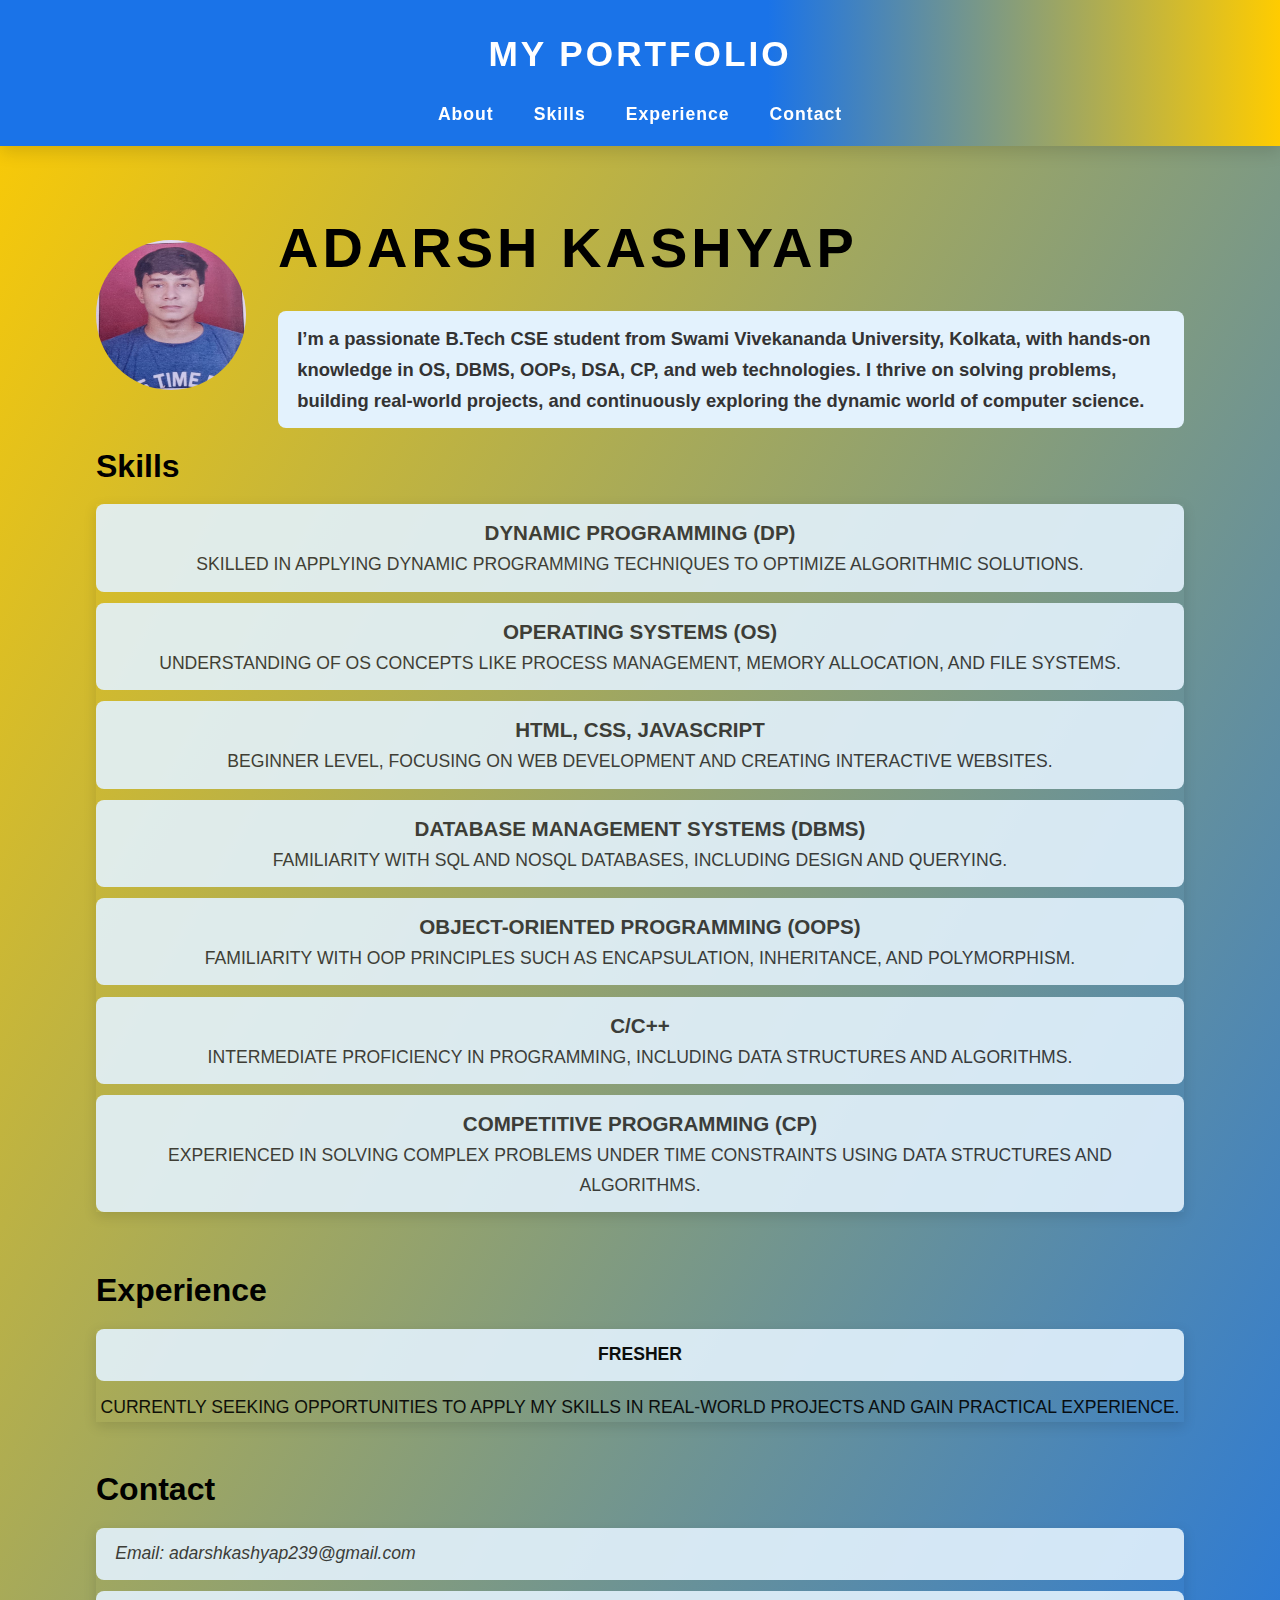
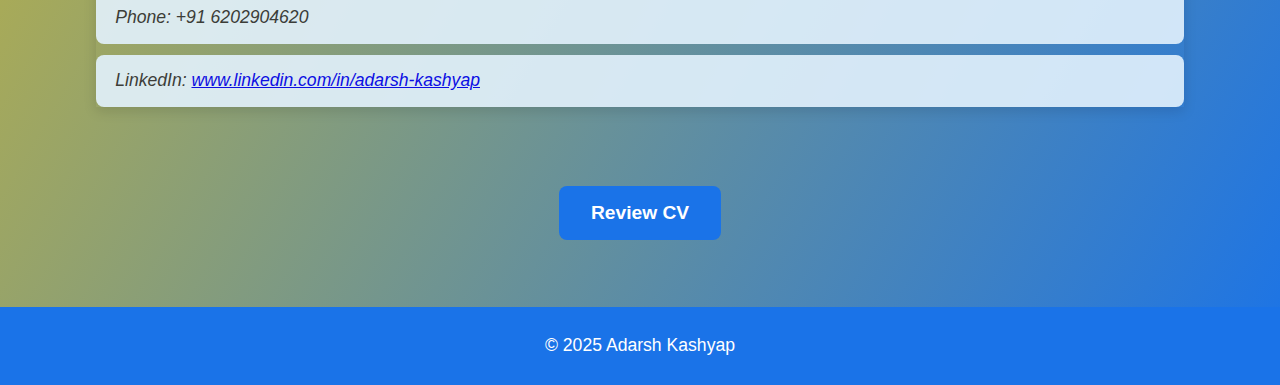
<file: adarsh kashyap RESUME/index.html>
<!DOCTYPE html>
<html lang="en">
<head>
  <meta charset="UTF-8">
  <meta name="viewport" content="width=device-width, initial-scale=1.0">
  <title>Adarsh Kashyap  - Resume</title>
  <link rel="stylesheet" href="style.css">
</head>
<body>
  <header class="site-header">
    <div class="container">
      <h1 class="site-title">My Portfolio</h1>
      <nav>
        <ul class="nav-list">
          <li><a href="#about">About</a></li>
          <li><a href="#skills">Skills</a></li>
          <li><a href="#experience">Experience</a></li>
          <li><a href="#contact">Contact</a></li>
        </ul>
      </nav>
    </div>
  </header>
<br><br>
  <section id="about" class="section about-section">
    <div class="container" style="display: flex; align-items: center; justify-content: flex-start; text-align: left; gap: 2rem;">
      <div class="profile-pic" style="margin: 0;">
        <img src="adrs.jpg" alt="Profile Picture" style="width: 150px; height: 150px; border-radius: 50%;">
      </div>
      <div>
        <h1 class="main_name" style="margin-bottom: 1rem; white-space: nowrap;">ADARSH KASHYAP</h1>
        
        <p>
          I’m a passionate B.Tech CSE student from Swami Vivekananda University, Kolkata, with hands-on knowledge in OS, DBMS, OOPs, DSA, CP, and web technologies. I thrive on solving problems, building real-world projects, and continuously exploring the dynamic world of computer science.
        </p>
      </div>
    </div>
  </section>
<div class="bars-animation">
  <div class="bar" style="--i: 6"></div>
  <div class="bar" style="--i: 5"></div>
  <div class="bar" style="--i: 4"></div>
  <div class="bar" style="--i: 3"></div>
  <div class="bar" style="--i: 2"></div>
  <div class="bar" style="--i: 1"></div>
</div>
  <section id="skills" class="section skills-section">
    <div class="container">
      <h2 text> Skills </h2>
      <ul class="skills-list">
        <li>
          <h3>Dynamic Programming (DP)</h3>
          <p>Skilled in applying dynamic programming techniques to optimize algorithmic solutions.</p>
        </li>
        <li>
          <h3>Operating Systems (OS)</h3>
          <p>Understanding of OS concepts like process management, memory allocation, and file systems.</p>
        </li>
        <li>
          <h3>HTML, CSS, JavaScript</h3>
          <p>Beginner level, focusing on web development and creating interactive websites.</p>
        </li>
        <li>
          <h3>Database Management Systems (DBMS)</h3>
          <p>Familiarity with SQL and NoSQL databases, including design and querying.</p>
        </li>
        <li>
          <h3>Object-Oriented Programming (OOPs)</h3>
          <p>Familiarity with OOP principles such as encapsulation, inheritance, and polymorphism.</p>
        </li>
        <li>
          <h3>C/C++</h3>
          <p>Intermediate proficiency in programming, including data structures and algorithms.</p>
        </li>
        <li>
          <h3>Competitive Programming (CP)</h3>
          <p>Experienced in solving complex problems under time constraints using data structures and algorithms.</p>
        </li>
      </ul>
    </div>
  </section>

  <section id="experience" class="section experience-section">
    <div class="container">
      <h2>Experience</h2>
      <ul class="fresh-list">
        <li> <b>Fresher</b></li>
        <p>Currently seeking opportunities to apply my skills in real-world projects and gain practical experience.</p>
 
      </ul>
         </div>
  </section>


  <section id="contact" class="section contact-section">
    <div class="container">
      <h2>Contact</h2>
      <ul class="contact-list">
        <li>Email: adarshkashyap239@gmail.com</li>
        <li>Phone: +91 6202904620</li>
        <li>LinkedIn: <a href="https://www.linkedin.com/in/adarsh-kashyap-6698972b0?utm_source=share&utm_campaign=share_via&utm_content=profile&utm_medium=android_app" target="_blank">www.linkedin.com/in/adarsh-kashyap</a></li>
      </ul>
      <br>
      <button class="review-btn" onclick="window.open('cv.html', '_blank')">Review CV</button>
    </div>
  </section>
<br>
  <footer class="site-footer">
    <div class="container">
      &copy; 2025 Adarsh Kashyap 
    </div>
  </footer>
</body>
</html>
</file>
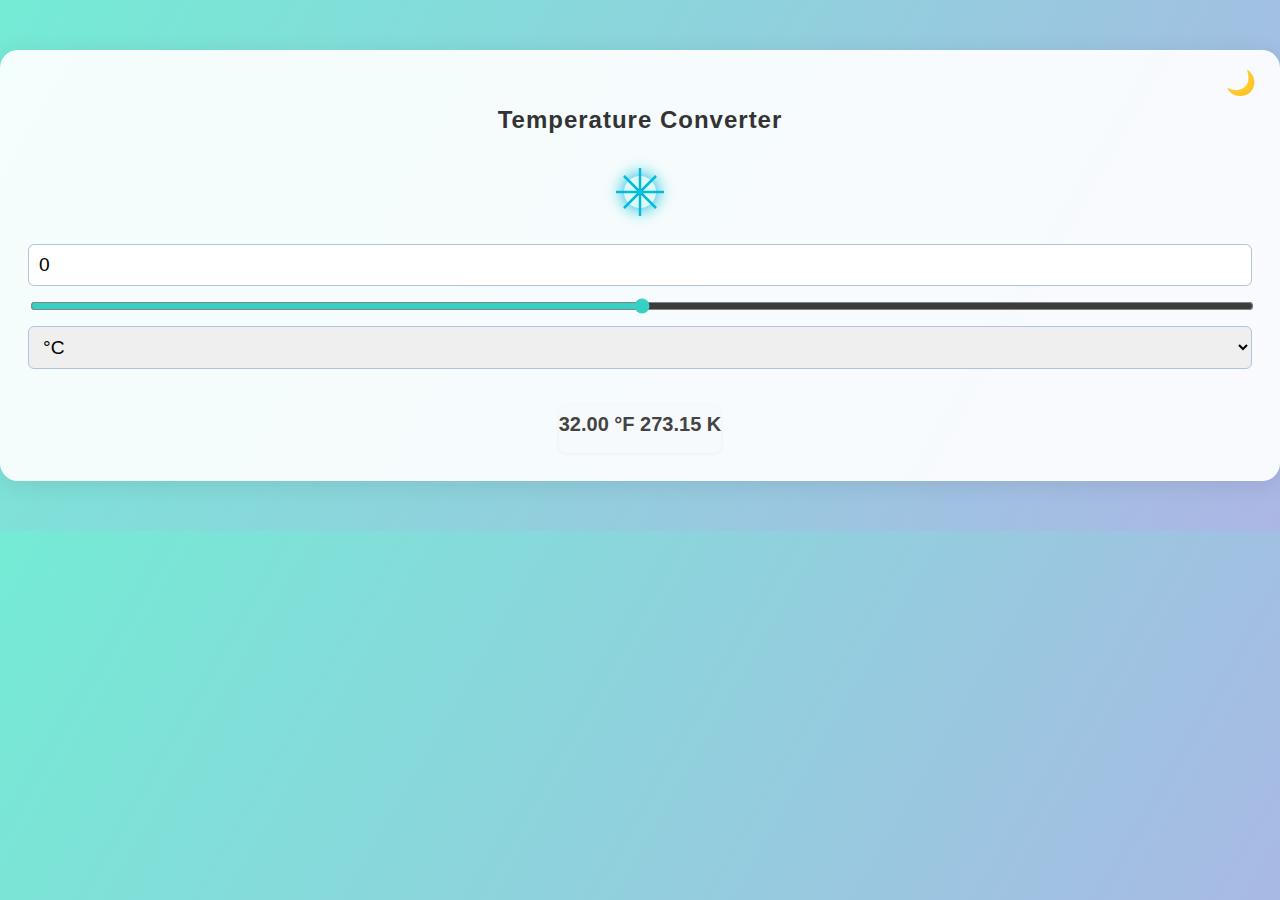
<file: adarsh temp file/temp.html>
<!DOCTYPE html>
<html lang="en">
<head>
  <meta charset="UTF-8">
  <title>Temperature Converter</title>
  <meta name="viewport" content="width=device-width, initial-scale=1">
  <link rel="stylesheet" href="temp.css">
</head>
<body>
  <div class="container">
    <button id="themeToggle" title="Toggle light/dark mode">🌙</button>
    <h2>Temperature Converter</h2>
    <div class="mascot moderate" id="mascot"></div>
    <div class="input-row">
      <input type="number" id="tempInput" value="0" step="0.1" placeholder="Enter temperature">
      <input type="range" id="tempRange" min="-100" max="100" value="0" step="0.1">
      <select id="unitSelect">
        <option value="C">°C</option>
        <option value="F">°F</option>
        <option value="K">K</option>
      </select>
    </div>
    <div class="result" id="result"></div>
  </div>
  <script src="temp.js"></script>
</body>
</html>
</file>
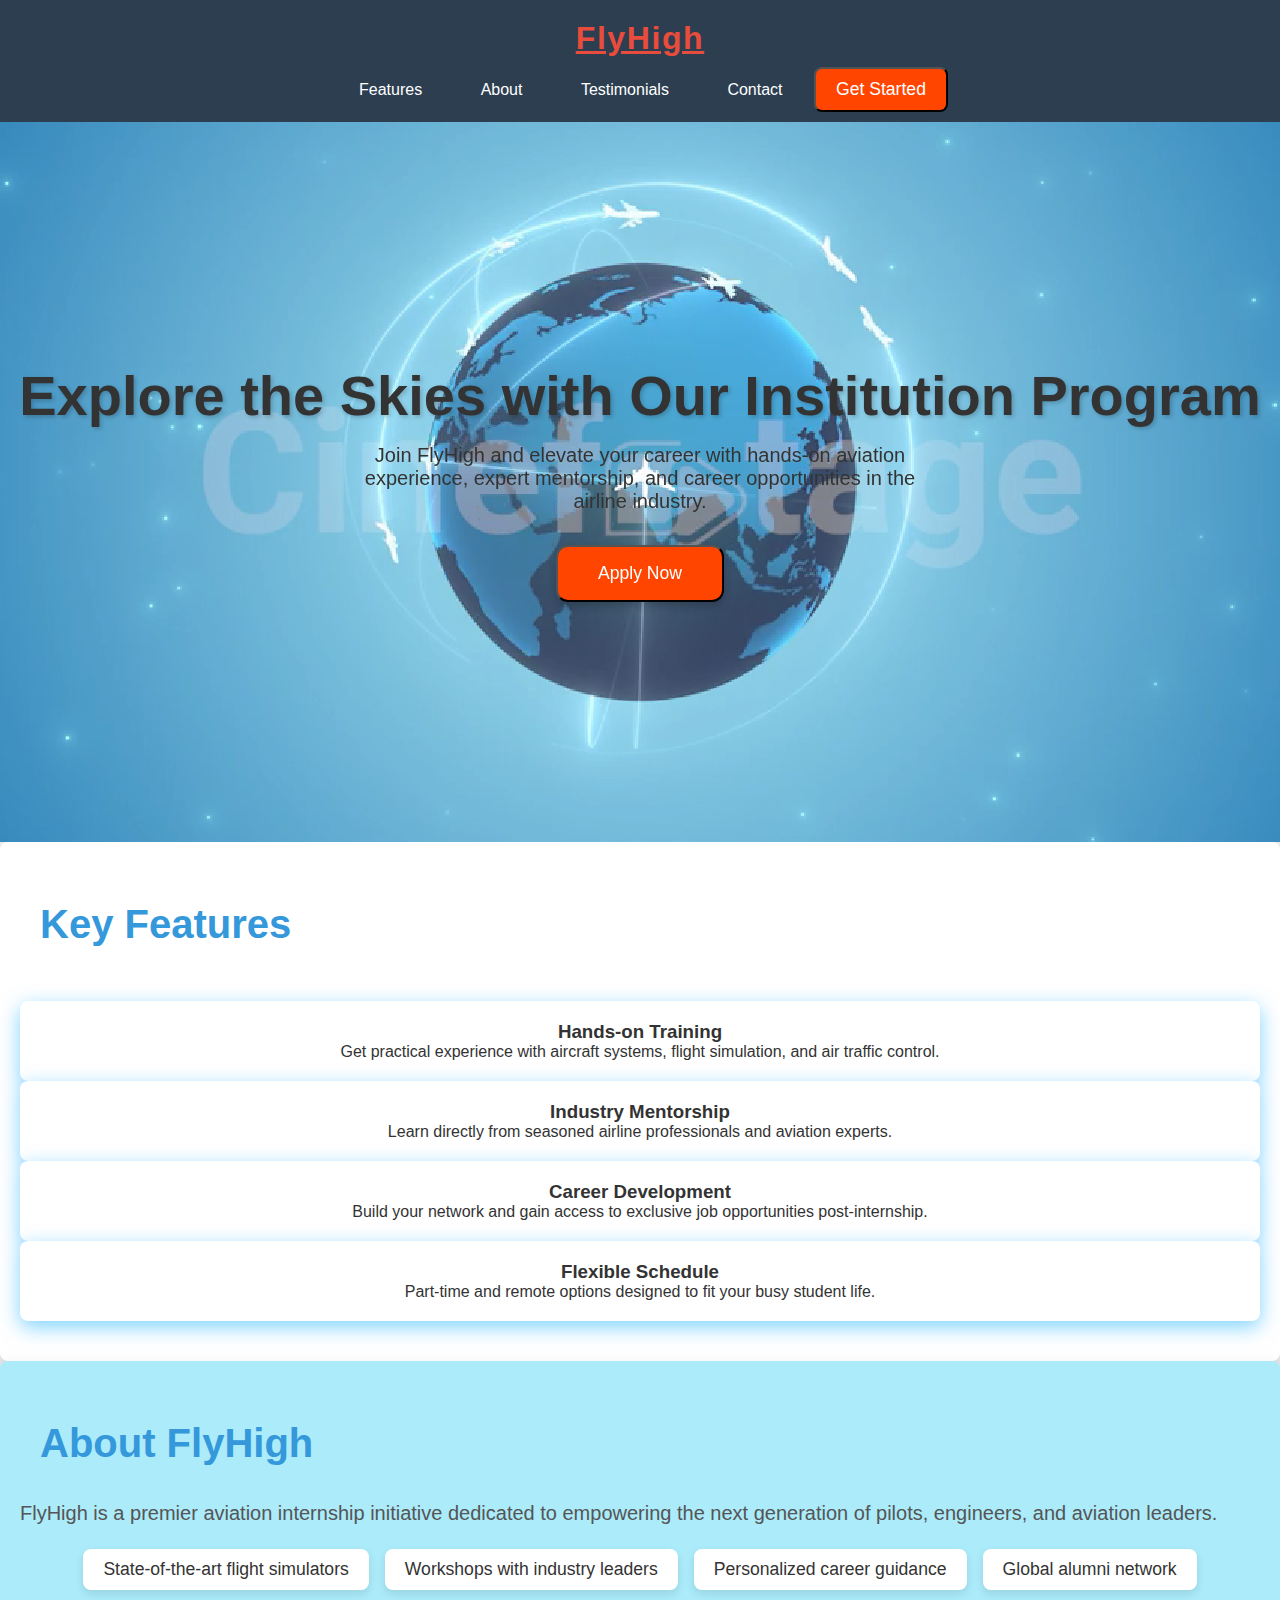
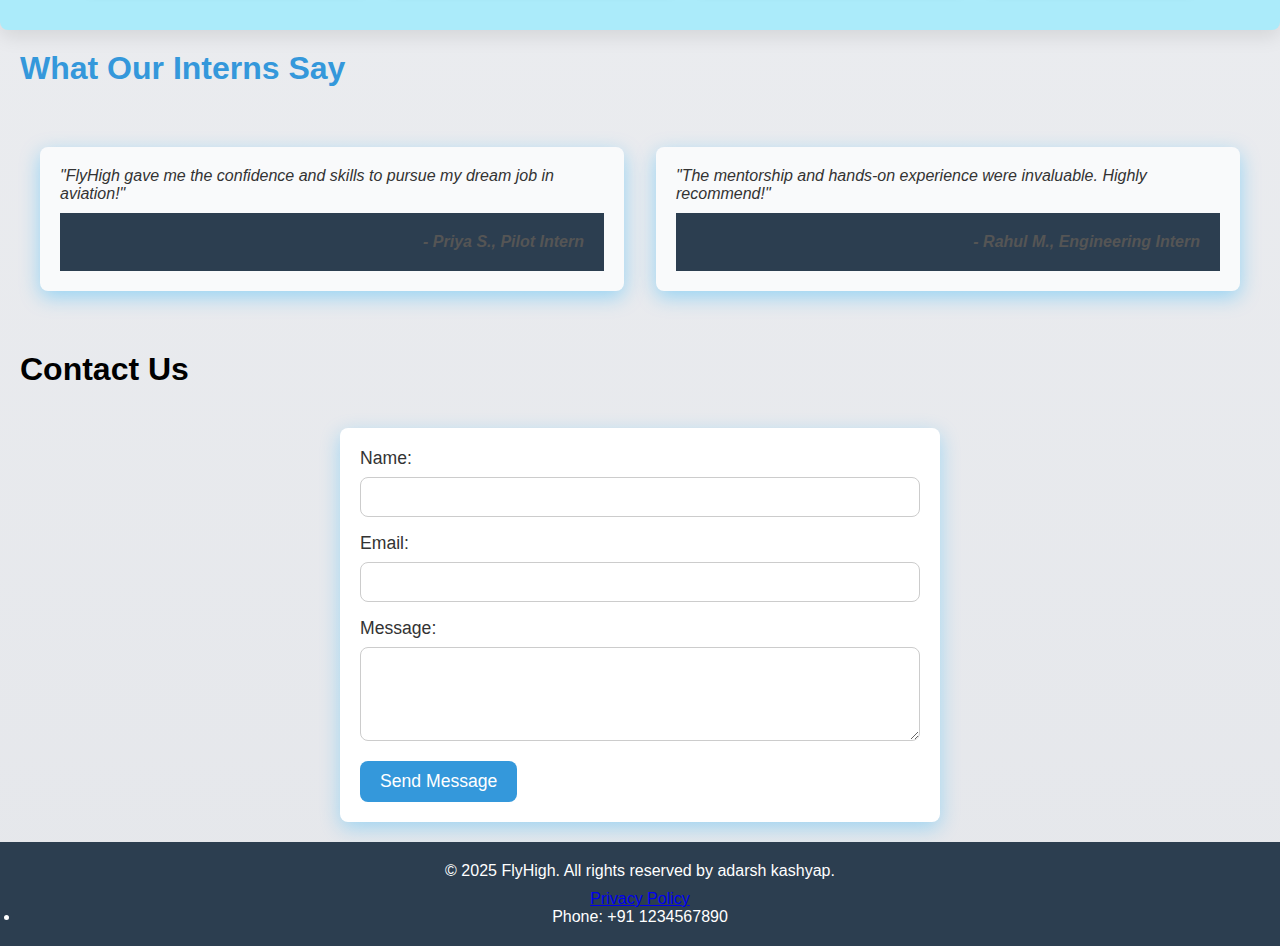
<file: air folder/airindex.html>
<!DOCTYPE html>
<html lang="en">

<head>
    <meta charset="UTF-8">
    <meta name="viewport" content="width=device-width, initial-scale=1.0">
    <title>Fly High Internship Program</title>
    <link rel="stylesheet" href="airstyle.css">
</head>

<body>
    <header>
        <nav>
            <a href="#" class="logo">FlyHigh</a>
            <div class="nav-links">
                <a href="#features">Features</a>
                <a href="#about">About</a>
                <a href="#testimonials">Testimonials</a>
                <a href="#contact">Contact</a>
                <button class="btn-get-started">Get Started</button>
            </div>
        </nav>
    </header>

    <main>
        <section class="hero">
            <video autoplay muted loop>
                <source src="air video.mp4" type="video/mp4">
                Your browser does not support the video tag.
            </video>
            <div class="hero-content">
                <h1>Explore the Skies with Our <span class="highlight">Institution Program</span></h1>
                <p>Join FlyHigh and elevate your career with hands-on aviation experience, expert mentorship, and career
                    opportunities in the airline industry.</p>
                <button class="btn-apply-now">Apply Now</button>
            </div>
        </section>

        <section id="features">
            <h2>Key Features</h2><br>
            <div class="feature-grid">
                <div class="feature-card">
                    <i class="fas fa-plane"></i>
                    <h3>Hands-on Training</h3>
                    <p>Get practical experience with aircraft systems, flight simulation, and air traffic control.</p>
                </div>
                <div class="feature-card">
                    <i class="fas fa-user-tie"></i>
                    <h3>Industry Mentorship</h3>
                    <p>Learn directly from seasoned airline professionals and aviation experts.</p>
                </div>
                <div class="feature-card">
                    <i class="fas fa-rocket"></i>
                    <h3>Career Development</h3>
                    <p>Build your network and gain access to exclusive job opportunities post-internship.</p>
                </div>
                <div class="feature-card">
                    <i class="fas fa-clock"></i>
                    <h3>Flexible Schedule</h3>
                    <p>Part-time and remote options designed to fit your busy student life.</p>
                </div>
            </div>
        </section>

        <section id="about">
            <h2>About FlyHigh</h2>
            <p>FlyHigh is a premier aviation internship initiative dedicated to empowering the next generation of
                pilots, engineers, and aviation leaders.</p>
            <ul>
                <li>State-of-the-art flight simulators</li>
                <li>Workshops with industry leaders</li>
                <li>Personalized career guidance</li>
                <li>Global alumni network</li>
            </ul>
        </section>

        <section id="testimonials">
            <h2>What Our Interns Say</h2>
            <div class="testimonial-grid">
                <blockquote>
                    <p>"FlyHigh gave me the confidence and skills to pursue my dream job in aviation!"</p>
                    <footer>- Priya S., Pilot Intern</footer>
                </blockquote>
                <blockquote>
                    <p>"The mentorship and hands-on experience were invaluable. Highly recommend!"</p>
                    <footer>- Rahul M., Engineering Intern</footer>
                </blockquote>
            </div>
        </section>

        <section id="contact">
            <h2>Contact Us</h2>
            <form class="contact-form" action="#" method="post">
                <label for="name">Name:</label>
                <input type="text" id="name" name="name" required>

                <label for="email">Email:</label>
                <input type="email" id="email" name="email" required>

                <label for="message">Message:</label>
                <textarea id="message" name="message" rows="4" required></textarea>

                <button type="submit">Send Message</button>
            </form>
        </section>
    </main>

    <footer>
        <p>&copy; 2025 FlyHigh. All rights reserved by adarsh kashyap.</p>
        <nav>
            <a href="#">Privacy Policy</a>
            <a href="#"></a>
            <ul class="footer-contact">
                <li>Phone: +91 1234567890</li>
            </ul>
            
            
        </nav>
    </footer>
</body>

</html>
</file>
<file: adarsh kashyap RESUME/style.css>
body, h1, h2, h3, p, ul, li, a {
  margin: 0;
  padding: 0;
  box-sizing: border-box;
}

body {
  font-family: 'Segoe UI', 'Roboto', Arial, sans-serif;
  line-height: 1.7;
  background: linear-gradient(120deg, #ffcc00 0%, #1a73e8 100%);
  color: #232323;
  min-height: 100vh;
}

.container {
  width: 85%;
  max-width: 1300px;
  margin: 0 auto;
  padding: 0 2rem;
}

.site-header {
  position: sticky;
  top: 0;
  background: linear-gradient(90deg, #1a73e8 60%, #ffcc00 100%);
  color: #fff;
  padding: 1.5rem 0 1rem 0;
  box-shadow: 0 6px 16px rgba(0, 0, 0, 0.13);
  z-index: 1000;
  animation: fadeIn 1.2s cubic-bezier(0.4,0,0.2,1);
}

.site-title {
  text-transform: uppercase;
  font-size: 2.2rem;
  letter-spacing: 3px;
  text-align: center;
  animation: fadeIn 1.5s cubic-bezier(0.4,0,0.2,1);
}

.nav-list {
  display: flex;
  justify-content: center;
  list-style: none;
  margin-top: 1rem;
  gap: 2.5rem;
}

.nav-list li {
  margin: 0;
  animation: fadeIn 1.8s cubic-bezier(0.4,0,0.2,1);
}

.nav-list a {
  text-decoration: none;
  color: #fff;
  font-weight: 700;
  font-size: 1.1rem;
  letter-spacing: 1px;
  transition: color 0.3s, text-shadow 0.3s, transform 0.3s;
}

.nav-list a:hover {
  color: #ffcc00;
  text-shadow: 0 0 12px #ffcc00;
  transform: scale(1.13);
}

.profile-pic {
  animation: fadeSlideIn 1.5s cubic-bezier(0.4,0,0.2,1);
 
}

.main_name {
  font-size: 3.5rem;
  font-weight: 900;
  color: #000000;
  margin-bottom: 2.5rem;
  display: flex;
  flex-direction: column;
  align-items: flex-start;
  text-transform: uppercase;
  letter-spacing: 4px;
  white-space: nowrap;
  animation: fadeSlideIn 1.5s cubic-bezier(0.4,0,0.2,1);
}

.about-section p:hover {
  transform: scale(1.08);
  opacity: 1;
  background: linear-gradient(to right, #e3f2fd, #bbdefb);
  transition: transform 0.3s, background 0.3s;
}

.about-section h2 {
  color: #1a73e8;
  font-size: 2rem;
  font-weight: 700;
  animation: fadeIn 1s cubic-bezier(0.4,0,0.2,1);
}

.about-section p {
  font-weight: 600;
  color: #333;
  margin: 0.7rem 0;
  padding: 0.7rem 1.2rem;
  background: #e3f2fd;
  border-radius: 8px;
  transition: transform 0.3s;
  animation: fadeIn 0.5s cubic-bezier(0.4,0,0.2,1);
  font-size: 1.15rem;
}

.skills-section h2 {
  color: #000000;
  font-size: 2rem;
  font-weight: 700;
  animation: fadeIn 1s cubic-bezier(0.4,0,0.2,1);
}

.skills-list {
  list-style: none;
  padding: 0;
  box-shadow: 0 4px 12px rgba(0, 0, 0, 0.13);
  text-align: center;
  text-transform: uppercase;
  color: #5aacff;
  opacity: 0.9;
  transition: background 0.3s, transform 0.3s;
  font-size: 1.1rem;
}

.skills-list li {
  color: #333;
  margin: 0.7rem 0;
  padding: 0.7rem 1.2rem;
  background: #e3f2fd;
  border-radius: 8px;
  transition: transform 0.3s;
  animation: fadeIn 0.5s cubic-bezier(0.4,0,0.2,1);
}

.skills-list li:hover {
  transform: scale(1.08);
  background: linear-gradient(to right, #e3f2fd, #bbdefb);
}

.experience-section {
  padding: 2.5rem 0;
  animation: fadeIn 1s cubic-bezier(0.4,0,0.2,1);
}

.experience-section h2 {
  color: #000000;
  font-size: 2rem;
  font-weight: 700;
  animation: fadeIn 1s cubic-bezier(0.4,0,0.2,1);
}

.fresh-list {
  list-style: none;
  padding: 0;
  box-shadow: 0 4px 12px rgba(0, 0, 0, 0.13);
  text-align: center;
  text-transform: uppercase;
  color: #5aacff;
  opacity: 0.9;
  transition: background 0.3s, transform 0.3s;
  font-size: 1.1rem;
}

.fresh-list li {
  color: #000000;
  margin: 0.7rem 0;
  padding: 0.7rem 1.2rem;
  background: #e3f2fd;
  border-radius: 8px;
  transition: transform 0.3s;
  animation: fadeIn 0.5s cubic-bezier(0.4,0,0.2,1);
}
.fresh-list ul:hover {
  transform: scale(1.08);
  background: linear-gradient(to right, #e3f2fd, #bbdefb);
}
.fresh-list{
  color: #000000;
}

.contact-section h2 {
  color: #000000;
  font-size: 2rem;
  font-weight: 700;
  animation: fadeIn 1s cubic-bezier(0.4,0,0.2,1);
}

.contact-list {
  font-style: italic;
  list-style: none;
  padding: 0;
  box-shadow: 0 4px 12px rgba(0, 0, 0, 0.13);
  text-align: left;
  color: #5aacff;
  opacity: 0.9;
  transition: background 0.3s, transform 0.3s;
  font-size: 1.1rem;
}

.contact-list li {
  color: #333;
  margin: 0.7rem 0;
  padding: 0.7rem 1.2rem;
  background: #e3f2fd;
  border-radius: 8px;
  transition: transform 0.3s;
  animation: fadeIn 0.5s cubic-bezier(0.4,0,0.2,1);
}

.contact-list li:hover {
  transform: scale(1.08);
  background: linear-gradient(to right, #e3f2fd, #bbdefb);
}

.review-btn {
  display: flex;
  justify-content: flex-end;
  margin: 2.5rem auto;
  padding: 1rem 2rem;
  font-size: 1.2rem;
  font-weight: bold;
  color: #fff;
  background: #1a73e8;
  border: none;
  border-radius: 8px;
  cursor: pointer;
  transition: background 0.3s, transform 0.3s;
}

.review-btn:hover {
  background: #ffcc00;
  color: #1a73e8;
  transform: scale(1.13);
}

.site-footer {
  text-align: center;
  padding: 1.5rem 0;
  background: #1a73e8;
  color: #fff;
  font-size: 1.1rem;
}

.bars-animation {
  position: absolute;
  width: 100%;
  height: 100%;
  display: flex;
  z-index: -1;
  gap: 0.5rem;
}

.bars-animation .bar {
  width: 100%;
  height: 100%;
  background: linear-gradient(120deg, #1a73e8 0%, #ffcc00 100%);
  border-radius: 8px;
  box-shadow: 0 4px 24px rgba(26, 115, 232, 0.15), 0 2px 8px #ffcc0033;
  opacity: 0.85;
  transform: translateY(-120%) scaleY(0.7);
  animation: show-bars 0.7s cubic-bezier(0.4,0,0.2,1) forwards, bar-glow 2s infinite alternate;
  animation-delay: calc(0.12s * var(--i));
}

@keyframes show-bars {
  100% {
    transform: translateY(0%) scaleY(1);
    opacity: 1;
  }
}

@keyframes bar-glow {
  0% {
    filter: brightness(1) drop-shadow(0 0 0 #ffcc00);
  }
  100% {
    filter: brightness(1.2) drop-shadow(0 0 16px #1a73e8);
  }
}

@keyframes fadeIn {
  from {
    opacity: 0;
    transform: translateY(20px);
  }
  to {
    opacity: 1;
    transform: translateY(0);
  }
}

@keyframes fadeSlideIn {
  0% {
    transform: translateX(-100px);
    opacity: 0;
  }
  50% {
    transform: translateX(20px);
    opacity: 0.5;
  }
  100% {
    transform: translateX(0);
    opacity: 1;
  }
}

@keyframes mainNameGlow {
  0% {
    text-shadow: 0 4px 16px #1a73e8, 0 0px 8px #ffcc00;
  }
  100% {
    text-shadow: 0 8px 32px #ffcc00, 0 0px 16px #1a73e8;
  }
}

@keyframes mainNameWave {
  0% {
    letter-spacing: 2px;
    filter: brightness(1) drop-shadow(0 0 0 #ffcc00);
    transform: scale(1) skewX(0deg);
  }
  20% {
    letter-spacing: 6px;
    filter: brightness(1.2) drop-shadow(0 0 8px #ffcc00);
    transform: scale(1.05) skewX(5deg);
  }
  40% {
    letter-spacing: 2px;
    filter: brightness(1.1) drop-shadow(0 0 12px #1a73e8);
    transform: scale(1.02) skewX(-5deg);
  }
  60% {
    letter-spacing: 6px;
    filter: brightness(1.2) drop-shadow(0 0 8px #ffcc00);
    transform: scale(1.05) skewX(5deg);
  }
  80% {
    letter-spacing: 2px;
    filter: brightness(1) drop-shadow(0 0 0 #ffcc00);
    transform: scale(1) skewX(0deg);
  }
  100% {
    letter-spacing: 2px;
    filter: brightness(1) drop-shadow(0 0 0 #ffcc00);
    transform: scale(1) skewX(0deg);
  }
}
</file>
<file: adarsh temp file/temp.css>
body {
  margin: 0;
  font-family: 'Segoe UI', Arial, sans-serif;
  background: linear-gradient(120deg, #e0eafc 0%, #cfdef3 100%);
  transition: background 1s;
}
body.cold {
  background: linear-gradient(120deg, #74ebd5 0%, #ACB6E5 100%);
}
body.moderate {
  background: linear-gradient(120deg, #fceabb 0%, #f8b500 100%);
}
body.hot {
  background: linear-gradient(120deg, #ff512f 0%, #dd2476 100%);
}
body.dark {
  background: linear-gradient(120deg, #232526 0%, #414345 100%);
}

.container {
  background: rgba(255,255,255,0.92);
  border-radius: 18px;
  box-shadow: 0 4px 24px rgba(0,0,0,0.09);
  padding: 36px 28px 28px 28px;
  min-width: 340px;
  max-width: 96vw;
  margin: 50px auto;
  display: flex;
  flex-direction: column;
  align-items: center;
  position: relative;
  transition: background 0.5s;
}

h2 {
  margin-bottom: 18px;
  color: #333;
  letter-spacing: 1px;
}

#themeToggle {
  position: absolute;
  top: 18px;
  right: 18px;
  background: none;
  border: none;
  font-size: 1.5rem;
  cursor: pointer;
  transition: color 0.3s;
  z-index: 2;
}
body.dark #themeToggle { color: #ffe066; }

.input-row {
  display: flex;
  flex-direction: column;
  align-items: stretch;
  gap: 10px;
  width: 100%;
  margin-bottom: 18px;
}
#tempInput, #unitSelect {
  padding: 9px 10px;
  border: 1.5px solid #b0c4de;
  border-radius: 6px;
  font-size: 1.2rem;
  box-sizing: border-box;
  transition: border 0.3s;
}
#tempRange {
  width: 100%;
  accent-color: #36d1c4;
}

.result {
  margin-top: 18px;
  font-size: 1.25rem;
  font-weight: 600;
  color: #444;
  min-height: 32px;
  padding: 8px 0;
  background: #f7fafc;
  border-radius: 8px;
  box-shadow: 0 1px 4px rgba(0,0,0,0.05);
}

.mascot {
  width: 80px;
  height: 80px;
  margin-bottom: 12px;
  display: flex;
  align-items: center;
  justify-content: center;
  transition: filter 0.5s;
}
.mascot.cold { filter: drop-shadow(0 0 8px #00bcd4); }
.mascot.moderate { filter: drop-shadow(0 0 8px #ff6f61); }
.mascot.hot { filter: drop-shadow(0 0 8px #ffd700); }

@media (max-width: 500px) {
  .container {
    min-width: 90vw;
    padding: 18px 2vw 18px 2vw;
  }
  .mascot {
    width: 60px;
    height: 60px;
  }
}
</file>
<file: air folder/airstyle.css>
* {
    box-sizing: border-box;
    margin: 0;
    padding: 0;
}

body {
    font-family: 'Montserrat', sans-serif;
    background: linear-gradient(180deg, #f3f4f6 0%, #e5e7eb 100%);
    color: #333;
    margin: 0;
    overflow-x: hidden;
}

header {
    background: #2c3e50;
    color: white;
    padding: 10px 0;
    text-align: center;
    box-shadow: 0 2px 4px rgba(0, 0, 0, 0.1);
    animation: fadeInDown 1s ease;
}

.logo {
    font-size: 2em;
    font-weight: bold;
    color: #e74c3c;
    letter-spacing: 0.05em;
    animation: fadeInLeft 1s ease;
}

nav {
    margin-top: 10px;
}

.nav-links {
    margin-top: 10px;
    animation: fadeInRight 1s ease;
}

.nav-links a {
    color: white;
    margin: 0 15px;
    font-size: 1em;
    text-decoration: none;
    padding: 8px 12px;
    border-radius: 5px;
    transition: background-color 0.3s ease, color 0.3s ease;
}

.nav-links a:hover {
    background-color: #3498db;
    color: #fff;
}

.btn-cta {
    background-color: #e74c3c;
    color: white;
    padding: 10px 20px;
    border-radius: 0.5rem;
    font-size: 1.1rem;
    cursor: pointer;
    transition: background-color 0.5s ease, transform 0.5s ease;
    animation: bounceIn 1.5s ease;
}

.btn-cta:hover {
    background-color: #c0392b;
    transform: scale(1.1);
}

.hero {
    position: relative;
    display: flex;
    flex-direction: column;
    align-items: center;
    justify-content: center;
    min-height: 80vh;
    padding: 0;
    background: linear-gradient(120deg, #ecf0f1 0%, #f9fafb 100%);
    text-align: center;
    gap: 1.5rem;
    animation: fadeInUp 1.2s ease;
    overflow: hidden;
}

.hero video {
    position: absolute;
    top: 0;
    left: 0;
    width: 100%;
    height: 100%;
    object-fit: cover;
    z-index: 0;
    opacity: 0.8;
    pointer-events: none;
}

.hero>*:not(video) {
    position: relative;
    z-index: 1;
}

.hero h1 {
    font-size: 3.5rem;
    margin-bottom: 1rem;
    text-shadow: 2px 2px 4px rgba(0, 0, 0, 0.2);
}

.hero p {
    font-size: 1.25rem;
    margin: 0 auto 2rem;
    max-width: 600px;
}

.hero button {
    background-color: #ff4500;
    color: white;
    padding: 1rem 2.5rem;
    border-radius: 0.75rem;
    font-size: 1.1rem;
    box-shadow: 0 4px 8px rgba(0, 0, 0, 0.2);
    transition: transform 0.3s ease, background-color 0.3s ease;
}

.hero button:hover {
    background-color: #e63900;
    transform: scale(1.1);
}

.hero-image img {
    box-shadow: 0 10px 30px rgba(0, 0, 0, 0.2);
    transition: transform 0.3s ease;
}

.hero-image img:hover {
    transform: scale(1.05);
}

#features {
    background: #ffffff;
    padding: 40px 20px;
    border-radius: 0.5rem;
    box-shadow: 0 6px 20px rgba(0, 0, 0, 0.1);
    animation: fadeInUp 1.5s ease;
}

.features {
    display: grid;
    grid-template-columns: repeat(auto-fit, minmax(250px, 1fr));
    gap: 2rem;
    margin: 40px auto;
    max-width: 1200px;
    animation: fadeInUp 1.5s ease;
}

#features h2 {
    padding: 20px;
    font-size: 2.5rem;
    color: #3498db;
    margin-bottom: 1rem;
    text-align: left;
}

.feature-title {
    font-size: 1.5rem;
    font-weight: bold;
    margin-bottom: 0.5rem;
    display: flex;
    box-shadow: 0 0 0 0 transparent;
}

.feature-title:hover {
    box-shadow: 0 4px 20px 0 rgba(52, 152, 219, 0.5);
    flex-direction: column;
    align-items: center;
    justify-content: center;
    padding: 20px;
    border-radius: 0.5rem;
    transition: transform 0.3s ease, box-shadow 0.3s ease;
}

.feature-card {
    background: #ffffff;
    padding: 20px;
    border-radius: 0.5rem;
    box-shadow: 0 6px 20px rgba(0, 170, 255, 0.5);
    text-align: center;
    transition: transform 0.3s ease, box-shadow 0.3s ease;
}

.feature-card:hover {
    transform: translateY(-10px);
    box-shadow: 0 10px 30px rgba(0, 0, 0, 0.2);
}

.feature-icon {
    font-size: 3rem;
    color: #3498db;
    margin-bottom: 1rem;
}

.feature-description {
    font-size: 1.1rem;
    color: #555;
}

#about {
    background: #abebfa;
    padding: 40px 20px;
    border-radius: 0.5rem;
    box-shadow: 0 6px 20px rgba(0, 0, 0, 0.1);
    animation: fadeInUp 1.5s ease;
}

#about h2 {
    padding: 20px;

    font-size: 2.5rem;
    color: #3498db;
    margin-bottom: 1rem;
    text-align: left;
}

#about p {
    font-size: 1.25rem;
    color: #555;
    margin-bottom: 1.5rem;
    text-align: left;
}

#about ul {
    list-style: none;
    padding: 0;
    display: flex;
    flex-wrap: wrap;
    justify-content: center;
    gap: 1rem;
}

#about ul li {
    background: white;
    padding: 10px 20px;
    border-radius: 0.5rem;
    box-shadow: 0 4px 10px rgba(0, 0, 0, 0.1);
    font-size: 1.1rem;
    color: #333;
    transition: transform 0.3s ease;
}

#about ul li:hover {
    transform: scale(1.05);
    background-color: rgb(0, 249, 245);
    box-shadow: 0 4px 6px rgba(0, 0, 0, 0.1);
}

.testimonials {
    background: #abebfa;
    /* background: linear-gradient(120deg, #a3def7 0%, #abebfa 100%); */
    padding: 40px 20px;
    border-radius: 0.5rem;
    box-shadow: 0 6px 20px rgba(217, 255, 0, 0);
    animation: fadeInUp 1.5s ease;

}
#testimonials h2{
    padding: 20px;

   font-size: 2rem;
    color: #3498db;
    margin-bottom: 1rem;
    text-align: left;
}
.testimonial-grid {
    display: grid;
    grid-template-columns: repeat(auto-fit, minmax(300px, 1fr));
    gap: 2rem;
    margin: 40px auto;
    max-width: 1200px;
    animation: fadeInUp 1.5s ease;
}

blockquote {
    background: #f9fafb;
    padding: 20px;
    border-radius: 0.5rem;
    box-shadow: 0 6px 20px rgba(0, 170, 255, 0.356);
    font-style: italic;
    color: #333;
    transition: transform 0.3s ease;
}

blockquote:hover {
    transform: scale(1.05);
}

blockquote footer {
    margin-top: 10px;
    font-weight: bold;
    text-align: right;
    color: #555;
}

footer {
    background: #2c3e50;
    color: white;
    padding: 20px;
    text-align: center;
    animation: fadeInUp 1.5s ease;
}

.footer-nav a {
    color: white;
    margin: 0 10px;
    text-decoration: none;
    transition: color 0.3s ease;
}

.footer-nav a:hover {
    color: #bdc3c7;
}

.btn-get-started {
    background-color: #ff4500;
    color: white;
    padding: 10px 20px;
    border-radius: 0.5rem;
    font-size: 1.1rem;
    cursor: pointer;
    transition: background-color 0.5s ease, transform 0.5s ease;
    animation: bounceIn 1.5s ease;
}

.btn-get-started:hover {
    background-color: #e63900;
    transform: scale(1.1);
}

.btn-apply-now {
    background-color: #3498db;
    color: white;
    padding: 12px 24px;
    border-radius: 0.5rem;
    font-size: 1.2rem;
    cursor: pointer;
    transition: background-color 0.5s ease, transform 0.5s ease;
    animation: fadeIn 1.5s ease;
}

.btn-apply-now:hover {
    background-color: #2c81ba;
    transform: scale(1.05);
}

#contact h2{
    padding: 20px;
    font-size: 2rem;
    color: black;
    margin-bottom: 1rem;
    text-align: left; 
}
.contact-form {
    background: #ffffff;
    padding: 20px;
    border-radius: 0.5rem;
    /* box-shadow: 0 6px 20px rgb(37, 113, 155); */
    box-shadow: 0 6px 20px rgba(0, 170, 255, 0.311);

    max-width: 600px;
    margin: 20px auto;
    animation: fadeInUp 1.5s ease;
}

.contact-form label {
    display: block;
    font-size: 1.1rem;
    color: #333;
    margin-bottom: 0.5rem;
}

.contact-form input,
.contact-form textarea {
    width: 100%;
    padding: 10px;
    margin-bottom: 1rem;
    border: 1px solid #ccc;
    border-radius: 0.5rem;
    font-size: 1rem;
    transition: border-color 0.3s ease;
}

.contact-form input:focus,
.contact-form textarea:focus {
    border-color: #3498db;
    outline: none;
}

.contact-form button {
    background-color: #3498db;
    color: white;
    padding: 10px 20px;
    border: none;
    border-radius: 0.5rem;
    font-size: 1.1rem;
    cursor: pointer;
    transition: background-color 0.3s ease, transform 0.3s ease;
}

.contact-form button:hover {
    background-color: #2980b9;
    transform: scale(1.05);
}

.contact-form:hover {
    transform: scale(1.05);
    box-shadow: 0 10px 30px rgba(0, 170, 255, 0.5);
    transition: transform 0.4s ease, box-shadow 0.4s ease;
}

.contact-form input:hover,
.contact-form textarea:hover {
    border-color: #1f78b4;
    background-color: #f0f8ff;
    transition: border-color 0.4s ease, background-color 0.4s ease;
}

.contact-form button:hover {
    background-color: #1c6ea4;
    transform: scale(1.15);
    box-shadow: 0 8px 20px rgba(0, 0, 0, 0.2);
    transition: background-color 0.4s ease, transform 0.4s ease, box-shadow 0.4s ease;
}

@keyframes fadeInUp {
    from {
        opacity: 0;
        transform: translateY(20px);
    }

    to {
        opacity: 1;
        transform: translateY(0);
    }
}

@keyframes fadeInDown {
    from {
        opacity: 0;
        transform: translateY(-20px);
    }

    to {
        opacity: 1;
        transform: translateY(0);
    }
}

@keyframes fadeInLeft {
    from {
        opacity: 0;
        transform: translateX(-20px);
    }

    to {
        opacity: 1;
        transform: translateX(0);
    }
}

@keyframes fadeInRight {
    from {
        opacity: 0;
        transform: translateX(20px);
    }

    to {
        opacity: 1;
        transform: translateX(0);
    }
}

@keyframes bounceIn {

    0%,
    20%,
    50%,
    80%,
    100% {
        transform: translateY(0);
    }

    40% {
        transform: translateY(-10px);
    }

    60% {
        transform: translateY(-5px);
    }
}
</file>
